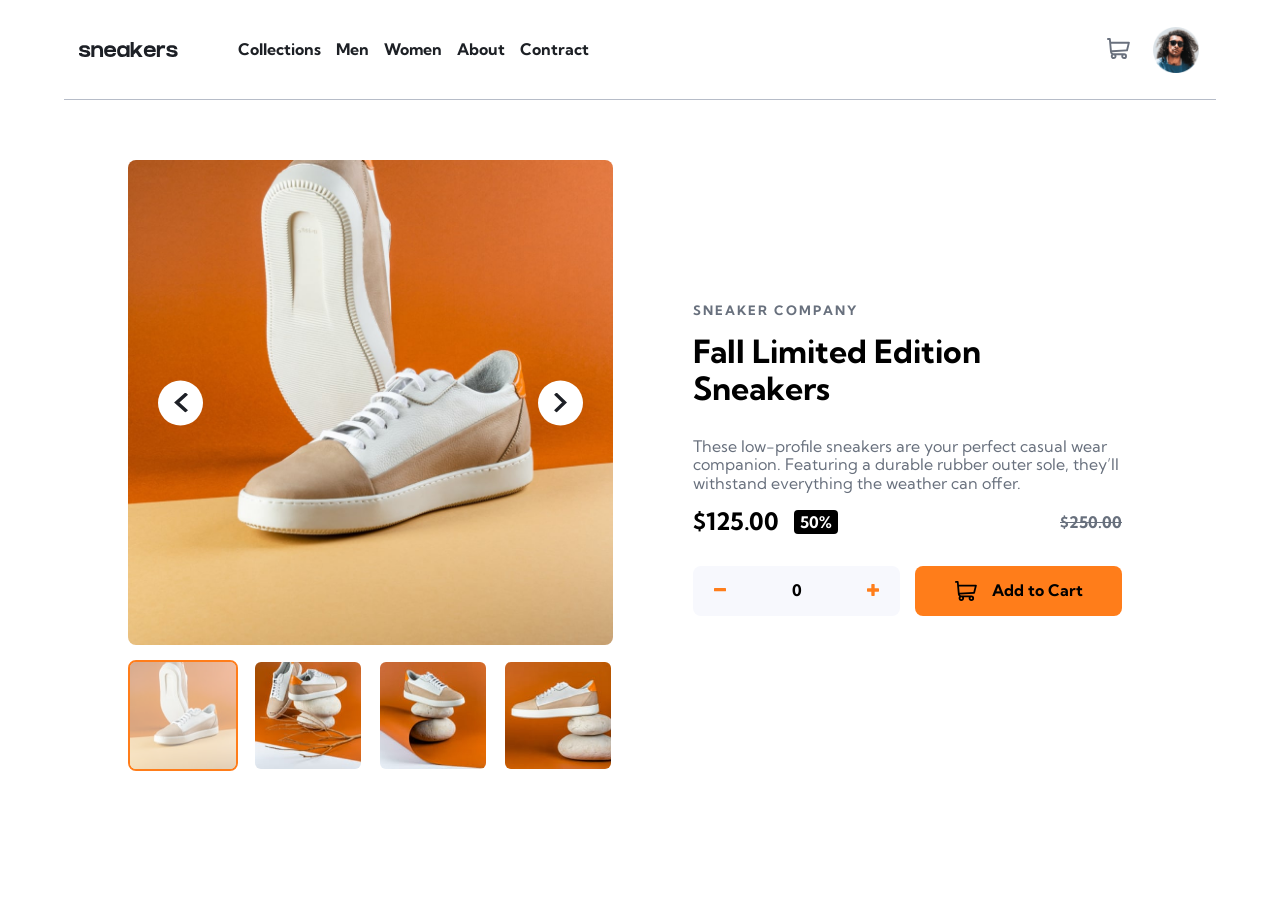
<file: index.html>
<!doctype html>
<html lang="en">
  <head>
    <meta charset="UTF-8" />
    <meta name="viewport" content="width=device-width, initial-scale=1.0" />
    <!-- displays site properly based on user's device -->

    <link rel="icon" type="image/png" sizes="32x32" href="./images/favicon-32x32.png" />
    <link rel="stylesheet" href="/style.css" />
    <script defer src="/main.js"></script>
    <title>Frontend Mentor | E-commerce product page</title>

    <!-- Feel free to remove these styles or customise in your own stylesheet 👍 -->
    <style>
      .attribution {
        font-size: 11px;
        text-align: center;
      }
      .attribution a {
        color: hsl(228, 45%, 44%);
      }
    </style>
  </head>
  <body>
    <div class="overlay"></div>
    <div class="lightbox">
      <div class="wrapper">
        <button class="lightbox-close"><img src="/images/icon-close.svg" alt="close icon" /></button>
        <div class="product-showcase">
          <div class="product-swiper">
            <div class="swiper-wrapper">
              <div class="slider-item"><img src="/images/image-product-1.jpg" alt="" /></div>
              <div class="slider-item"><img src="/images/image-product-2.jpg" alt="" /></div>
              <div class="slider-item"><img src="/images/image-product-3.jpg" alt="" /></div>
              <div class="slider-item"><img src="/images/image-product-4.jpg" alt="" /></div>
            </div>
            <div class="swiper swiper-left"><img src="/images/icon-previous.svg" alt="previous icon" /></div>
            <div class="swiper swiper-right"><img src="/images/icon-next.svg" alt="next icon" /></div>
          </div>
          <div class="product-gallery desktop-component">
            <ul class="gallery-img">
              <li><img src="/images/image-product-1-thumbnail.jpg" alt="" /></li>
              <li><img src="/images/image-product-2-thumbnail.jpg" alt="" /></li>
              <li><img src="/images/image-product-3-thumbnail.jpg" alt="" /></li>
              <li><img src="/images/image-product-4-thumbnail.jpg" alt="" /></li>
            </ul>
          </div>
        </div>
      </div>
    </div>
    <header>
      <nav aria-label="upper navigation bar">
        <button class="mobile-menu" aria-expanded="false" aria-controls="gnb-menu">
          <img src="/images/icon-menu.svg" alt="mobile menu icon" />
        </button>
        <div class="logo">
          <a href="#"><img src="/images/logo.svg" alt="logo" /></a>
        </div>
        <ul id="gnb-menu" class="gnb-menu">
          <li class="menu-item"><a href="">Collections</a></li>
          <li class="menu-item"><a href="">Men</a></li>
          <li class="menu-item"><a href="">Women</a></li>
          <li class="menu-item"><a href="">About</a></li>
          <li class="menu-item"><a href="">Contract</a></li>
        </ul>
        <div class="user-area">
          <div class="user-cart">
            <button type="button" class="nav-add-cart" aria-expanded="false" aria-controls="cart-popup">
              <img src="/images/icon-cart.svg" alt="my cart icon" />
            </button>
            <div id="cart-popup" class="cart-popup">
              <div class="popup-upper"><span>Cart</span></div>
              <div class="cart-empty" aria-hidden="false"><span class="empty">Your Cart is Empty</span></div>
              <div class="popup-main" aria-hidden="true">
                <div class="cart-item-thumnail">
                  <img src="/images/image-product-1-thumbnail.jpg" alt="in cart item thumbnail" />
                </div>
                <div class="cart-item-detail">
                  <span class="item-name"></span>
                  <span class="item-total" data-final-price="final-price" data-product-quantity="quantity"></span>
                </div>
                <button type="button" class="discard-item">
                  <img src="/images/icon-delete.svg" alt="item delete icon" />
                </button>
              </div>
              <button type="submit" class="checkout">Checkout</button>
            </div>
          </div>
          <div class="user-profile">
            <a href="#"><img src="/images/image-avatar.png" alt="user profile image" /></a>
          </div>
        </div>
      </nav>
    </header>
    <main id="product-page" class="product-page">
      <div class="container">
        <div class="product-showcase">
          <div class="product-swiper">
            <div class="swiper-wrapper">
              <div class="slider-item"><img src="/images/image-product-1.jpg" alt="" /></div>
              <div class="slider-item"><img src="/images/image-product-2.jpg" alt="" /></div>
              <div class="slider-item"><img src="/images/image-product-3.jpg" alt="" /></div>
              <div class="slider-item"><img src="/images/image-product-4.jpg" alt="" /></div>
            </div>
            <div class="swiper swiper-left"><img src="/images/icon-previous.svg" alt="previous icon" /></div>
            <div class="swiper swiper-right"><img src="/images/icon-next.svg" alt="next icon" /></div>
          </div>
          <div class="product-gallery desktop-component">
            <ul class="gallery-img">
              <li><img src="/images/image-product-1-thumbnail.jpg" alt="" /></li>
              <li><img src="/images/image-product-2-thumbnail.jpg" alt="" /></li>
              <li><img src="/images/image-product-3-thumbnail.jpg" alt="" /></li>
              <li><img src="/images/image-product-4-thumbnail.jpg" alt="" /></li>
            </ul>
          </div>
        </div>
        <div class="content-wrapper">
          <div class="product-content">
            <span class="product-brand">SNEAKER COMPANY</span>
            <h1 class="product-title" data-product-name="Fall Limited Edition Sneakers">Fall Limited Edition Sneakers</h1>
            <p class="product-desciption">
              These low-profile sneakers are your perfect casual wear companion. Featuring a durable rubber outer sole,
              they’ll withstand everything the weather can offer.
            </p>
          </div>
          <div class="wrapper" style="width: 100%">
            <div class="product-price">
              <h2 class="product-final-price" id="final-price" data-final-price="125.00">$125.00</h2>
              <div class="product-discount" data-product-discount="0.50"><span>50%</span></div>
              <span class="product-original-price" data-product-original-price="125.00">$250.00</span>
            </div>
            <div class="product-purchase">
              <div class="product-quantity">
                <button type="button" class="subtract"><img src="/images/icon-minus.svg" alt="" /></button>
                <span id="quantity" class="quantity">0</span>
                <button type="button" class="add"><img src="/images/icon-plus.svg" alt="" /></button>
              </div>
              <button class="add-cart"><img src="/images/icon-cart.svg" alt="" />Add to Cart</button>
            </div>
          </div>
        </div>
      </div>
    </main>
  </body>
</html>
</file>
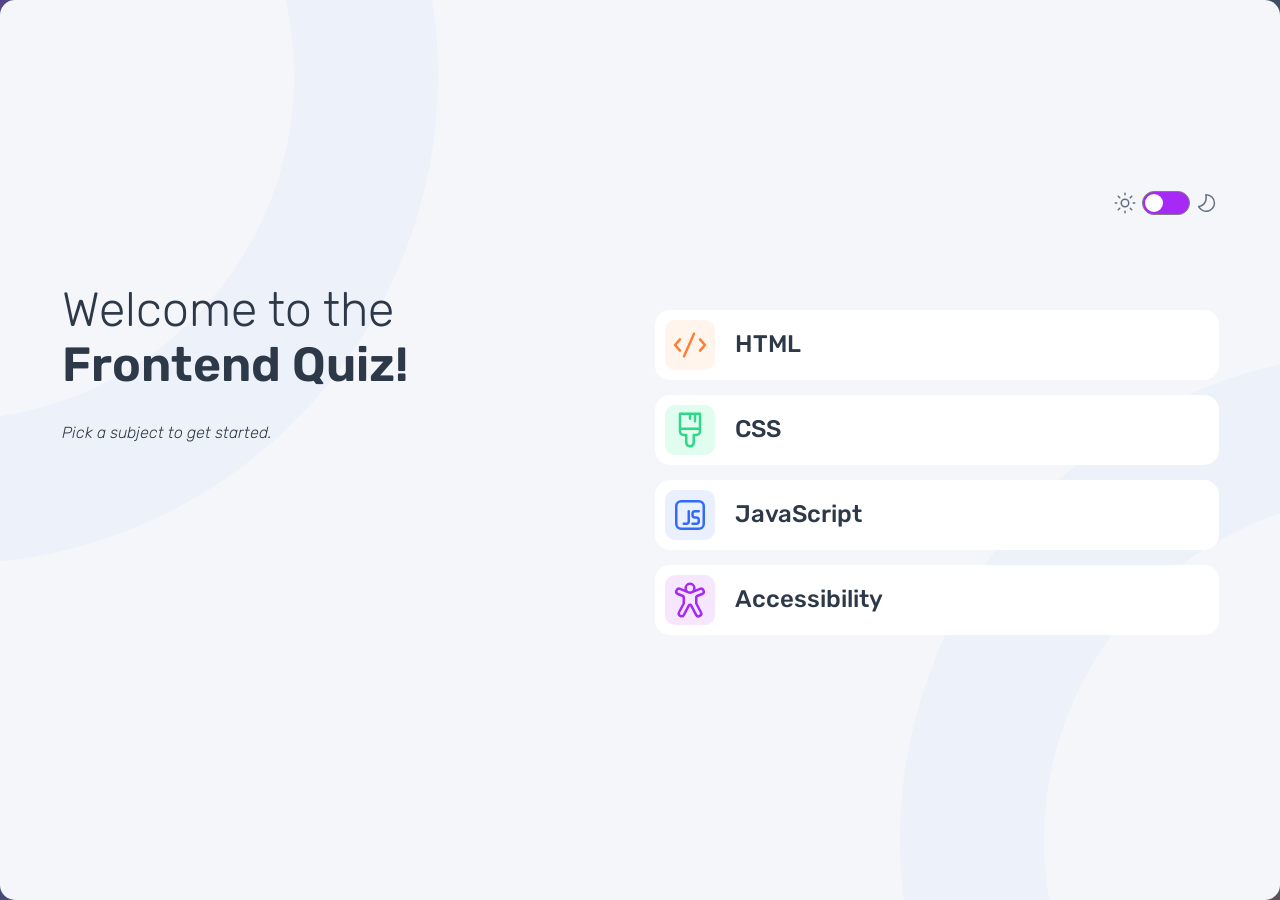
<file: starter-code/index.html>
<!DOCTYPE html>
<html lang="en">
  <head>
    <meta charset="UTF-8" />
    <meta name="viewport" content="width=device-width, initial-scale=1.0" />

    <link
      rel="icon"
      type="image/png"
      sizes="32x32"
      href="./assets/images/favicon-32x32.png"
    />
    <link rel="stylesheet" href="./normalizer.css" />
    <link rel="stylesheet" href="./style.css" />
    <script defer src="./app.js"></script>

    <title>Frontend Mentor | Frontend quiz app</title>
  </head>
  <body>
    <section class="quiz-app">
      <div class="container">
        <div class="upper-area">
          <div class="selected-subject"></div>
          <div class="theme-toggle">
            <img
              class="icon-sun"
              src="./assets/images/icon-sun-dark.svg"
              alt=""
            />
            <label for="mode-switch">
              <input type="checkbox" name="mode-switch" id="mode-switch" />
            </label>
            <img
              class="icon-moon"
              src="./assets/images/icon-moon-dark.svg"
              alt=""
            />
          </div>
        </div>
        <div class="content">
          <div class="text-area">
            <h1 class="app-title">
              <span>Welcome to the</span><br /><strong>Frontend Quiz!</strong>
            </h1>
            <p class="app-text">Pick a subject to get started.</p>
            <div class="progression-bar"></div>
          </div>
          <div class="answer-area">
            <ul class="answer-list"></ul>
            <button class="submit" type="submit"></button>
          </div>
        </div>
      </div>
    </section>
  </body>
</html>
</file>
<file: starter-code/style.css>
@charset "UTF-8";
@font-face {
  font-family: "Rubik-Variable";
  src: url(./assets/fonts/Rubik-VariableFont_wght.ttf);
  font-style: normal;
}
@font-face {
  font-family: "Rubik-Variable";
  src: url(./assets/fonts/Rubik-Italic-VariableFont_wght.ttf);
  font-style: italic;
}
/*Colors*/
*,
*::before,
*::after {
  box-sizing: border-box;
}

body {
  font-family: "Rubik-Variable";
  font-size: 16px;
  /* 1. 베이스 배경색 (기존 색상에서 어두운 톤을 선택) */
  background-color: #3b4d66;
  /* 2. Multiple Radial Gradients 적용 */
  background-image: radial-gradient(circle at 10% 20%, rgba(167, 41, 245, 0.3) 0%, rgba(167, 41, 245, 0) 70%), radial-gradient(circle at 90% 80%, rgba(204, 94, 30, 0.3) 0%, rgba(255, 126, 53, 0) 60%), radial-gradient(circle at 30% 90%, rgba(68, 93, 129, 0.3) 0%, rgba(59, 77, 102, 0) 50%);
  /* 3. 배경 이미지 반복 방지 및 고정 */
  background-repeat: no-repeat;
  background-attachment: fixed; /* 스크롤해도 버블 위치 고정 */
}

body.theme-dark {
  background-color: #1a1f26;
  background-image: radial-gradient(circle at 15% 15%, rgba(167, 41, 245, 0.08) 0%, rgba(167, 41, 245, 0) 60%), radial-gradient(circle at 85% 80%, rgba(255, 126, 53, 0.05) 0%, rgba(255, 126, 53, 0) 50%), radial-gradient(circle at 50% 90%, rgba(59, 77, 102, 0.1) 0%, rgba(59, 77, 102, 0) 70%);
  background-repeat: no-repeat;
  background-attachment: fixed;
}

ul,
ol,
li {
  list-style-type: none;
  padding: 0;
}

a:link {
  text-decoration: none;
}

button {
  outline: none;
  border: none;
  cursor: pointer;
}

section.quiz-app {
  width: 100vw;
  height: 100vh;
  display: flex;
  justify-content: center;
  align-items: center;
}

.container {
  display: flex;
  flex-direction: column;
  width: 100vw;
  height: 100vh;
  max-width: 1440px;
  max-height: 960px;
  padding: 30px;
  justify-content: center;
  align-items: center;
  background-image: url(./assets/images/pattern-background-desktop-light.svg);
  background-color: #f4f6fa;
  border-radius: 15px;
  color: #2d3949;
  transition: 0.3s;
}
@media screen and (max-width: 1200px) {
  .container {
    width: 80vw;
    height: 80vh;
  }
}
@media screen and (max-width: 768px) {
  .container {
    width: 100vw;
    height: 100vh;
    border-radius: 0;
  }
}
@media screen and (max-width: 376px) {
  .container {
    padding: 10px;
  }
}

.container.theme-dark {
  background-image: url(./assets/images/pattern-background-desktop-dark.svg);
  background-color: #313e51;
  color: #f4f6fa;
}

.upper-area {
  display: flex;
  width: 1157px;
  margin-bottom: 30px;
  justify-content: space-between;
  align-items: center;
}
@media screen and (max-width: 1200px) {
  .upper-area {
    width: 100%;
  }
}

.selected-subject {
  display: flex;
  justify-content: center;
  align-items: center;
  font-size: 22px;
  font-weight: 500;
}

.selected-subject img {
  width: 50px;
  height: 50px;
  margin-right: 15px;
  border-radius: 15px;
  background-color: var(--icon-bg);
}

.theme-toggle {
  display: flex;
  align-items: center;
  gap: 5px;
}

input[type=checkbox] {
  -webkit-appearance: none;
     -moz-appearance: none;
          appearance: none;
  position: relative;
  width: 48px;
  height: 24px;
  margin-top: 5px;
  border: 1px solid grey;
  border-radius: 12px;
  background-color: #a729f5;
  transition: 0.2s;
}

input[type=checkbox]:checked {
  background-color: #2d3949;
  transition: 0.2s;
}

input[type=checkbox]::after {
  content: "";
  left: 5%;
  top: 50%;
  transform: translateY(-50%);
  position: absolute;
  width: 18px;
  height: 18px;
  border-radius: 100%;
  background-color: white;
  transition: 0.2s;
}

input[type=checkbox]:checked::after {
  left: 95%;
  transform: translate(-100%, -50%);
}

input[type=checkbox]:disabled::after {
  left: 5%;
  transform: translateY(-50%);
}

.content {
  display: flex;
  width: 1157px;
  height: 464px;
  gap: 30px;
  justify-content: center;
  align-items: center;
}
@media screen and (max-width: 1200px) {
  .content {
    width: 100%;
    max-height: -moz-fit-content;
    max-height: fit-content;
  }
}
@media screen and (max-width: 768px) {
  .content {
    flex-direction: column;
    width: 100%;
    height: 100%;
  }
}
@media screen and (max-width: 376px) {
  .content {
    padding: 0;
  }
}

.text-area {
  position: relative;
  width: 50%;
  align-self: normal;
}
@media screen and (max-width: 768px) {
  .text-area {
    width: 100%;
  }
}
@media screen and (max-width: 376px) {
  .text-area {
    padding-right: 15px;
  }
}

.progression-bar {
  transition: 0.3s;
}

.progression-bar.active {
  position: absolute;
  bottom: 55px;
  width: 100%;
  height: 16px;
  background-color: white;
  border-radius: 10px;
}
@media screen and (max-width: 768px) {
  .progression-bar.active {
    left: -5px;
    bottom: 40px;
  }
}
@media screen and (max-width: 376px) {
  .progression-bar.active {
    left: -5px;
    bottom: 25px;
    margin-bottom: 15px;
  }
}

.progression-bar.active.theme-dark {
  background-color: #3b4d66;
}

.progression-bar.active::before {
  content: "";
  position: absolute;
  left: 3px;
  top: 3px;
  display: block;
  width: var(--progress, 0%);
  height: 10px;
  background-color: #a729f5;
  border-radius: 10px;
  transition: width 0.2s ease;
}

.app-title {
  font-size: 48px;
  text-align: left;
}
@media screen and (max-width: 768px) {
  .app-title {
    font-size: 40px;
  }
}
@media screen and (max-width: 376px) {
  .app-title {
    font-size: 32px;
  }
}

.app-title span {
  font-weight: 300;
}

.app-title strong {
  font-weight: 600;
}

.app-text {
  font-style: italic;
  font-weight: 100;
}

.answer-area {
  width: 50%;
}
@media screen and (max-width: 768px) {
  .answer-area {
    width: 100%;
  }
}

.answer-list > li {
  display: flex;
  width: 100%;
  height: 70px;
  align-items: center;
  padding: 10px;
  margin-bottom: 15px;
  border-radius: 15px;
  background-color: white;
  cursor: pointer;
  overflow: hidden;
}
.answer-list > li:nth-of-type(1) > img {
  background-color: #fff5ed;
}
.answer-list > li:nth-of-type(2) > img {
  background-color: #e0fdef;
}
.answer-list > li:nth-of-type(3) > img {
  background-color: #ebf0ff;
}
.answer-list > li:nth-of-type(4) > img {
  background-color: #f6e7ff;
}

.answer-list.theme-dark > li {
  background-color: #3b4d66;
}

.answer-list > li:hover {
  box-shadow: inset 0 0 0 3px purple;
}

.answer-list > li > img {
  display: block;
  padding: 5px;
  border-radius: 10px;
}

.answer-list > li > span {
  margin-left: 20px;
  font-size: 24px;
  font-weight: 500;
}

.answer-order {
  display: flex;
  width: 50px;
  height: 50px;
  border-radius: 10px;
  background-color: #f4f6fa;
  justify-content: center;
  align-items: center;
}

.answer-order > span {
  font-size: 22px;
  font-weight: 500;
  color: #313e51;
}

.answer-list > li.clicked {
  box-shadow: inset 0 0 0 3px #a729f5;
}

.answer-list > li.clicked > .answer-order {
  background-color: #a729f5;
}

.answer-list > li.clicked > .answer-order > span {
  color: #f4f6fa;
}

.answer-list > li.clicked:hover {
  box-shadow: inset 0 0 0 3px #a729f5;
}

.answer-list > li.clicked.correct {
  box-shadow: inset 0 0 0 3px #2fd887;
}

.answer-list > li.clicked.correct > .answer-order {
  background-color: #2fd887;
}

.answer-list > li.clicked.correct > .status-icon {
  margin-left: auto;
  background-color: white;
  transition: 0.3s;
}

.answer-list > li.clicked.correct > .status-icon.theme-dark {
  background-color: #3b4d66;
}

.answer-list > li.incorrect {
  box-shadow: inset 0 0 0 3px #ee5454;
}

.answer-list > li.incorrect > .answer-order {
  background-color: #ee5454;
}

.answer-list > li.incorrect > .answer-order > span {
  color: #f4f6fa;
}

.answer-list > li.incorrect > .status-icon {
  margin-left: auto;
  background-color: white;
}

.answer-list > li.incorrect > .status-icon.theme-dark {
  background-color: #3b4d66;
}

.answer-list > .error-msg {
  display: flex;
  width: 100%;
  margin-top: 15px;
  justify-content: center;
  align-items: center;
  color: #ee5454;
}

.error-msg img {
  margin-right: 10px;
}

button[type=submit] {
  opacity: 0;
  transition: 0.5s;
}

button[type=submit].active {
  width: 100%;
  height: 70px;
  border-radius: 15px;
  background-color: #a729f5;
  font-size: 24px;
  color: white;
  opacity: 1;
}

.ending-screen {
  display: flex;
  flex-direction: column;
  gap: 30px;
  width: 100%;
  margin-bottom: 30px;
  padding: 30px;
  border-radius: 15px;
  text-align: center;
  background-color: white;
}

.ending-screen.theme-dark {
  background-color: #2d3949;
}

.ending-screen > strong {
  font-size: 160px;
  font-weight: 500;
}/*# sourceMappingURL=style.css.map */
</file>
<file: style.css>
@import url(/normalizer.css);
@import url("https://fonts.googleapis.com/css2?family=Kumbh+Sans:wght,YOPQ@100..900,300&display=swap");
:root {
  --cart-quantity: ;
}

button {
  cursor: pointer;
}

body {
  font-family: "Kumbh Sans";
  font-size: 16px;
  padding-top: 60px;
}
@media screen and (min-width: 1024px) {
  body {
    padding-top: 0;
  }
}

header {
  position: fixed;
  display: flex;
  left: 0;
  top: 0;
  width: 100%;
  height: 60px;
  justify-content: center;
  z-index: 4;
}
@media screen and (min-width: 1024px) {
  header {
    position: static;
    height: 100px;
    margin-bottom: 60px;
  }
}

header > nav {
  display: flex;
  width: 100%;
  height: 100%;
  padding: 0 15px;
  gap: 15px;
  align-items: center;
  overflow: hidden;
  background-color: white;
}
@media screen and (min-width: 768px) {
  header > nav {
    gap: 30px;
  }
}
@media screen and (min-width: 1024px) {
  header > nav {
    width: 90%;
    max-width: 1440px;
    gap: 60px;
    border-bottom: 1px solid hsl(220, 14%, 75%);
  }
}

.overlay {
  position: fixed;
  left: 0;
  top: 0;
  width: 100%;
  height: 100vh;
  visibility: hidden;
  transition: 0.5s ease-in-out;
  z-index: 1;
}
.overlay.active {
  visibility: visible;
  background-color: rgba(0, 0, 0, 0.2);
  -webkit-backdrop-filter: blur(5px);
          backdrop-filter: blur(5px);
}
@media screen and (min-width: 768px) {
  .overlay {
    display: none;
  }
}

.lightbox {
  position: fixed;
  display: none;
  width: 100%;
  height: 100vh;
  justify-content: center;
  align-items: center;
  background-color: rgba(0, 0, 0, 0.2);
  -webkit-backdrop-filter: blur(5px);
          backdrop-filter: blur(5px);
  z-index: 5;
}
.lightbox.active {
  display: flex;
}
.lightbox .lightbox-close {
  display: block;
  margin-left: auto;
  margin-bottom: 15px;
  border: none;
  background-color: transparent;
  filter: brightness(0) saturate(100%) invert(0%) sepia(2%) saturate(2%) hue-rotate(46deg) brightness(96%) contrast(100%);
  transition: filter 0.3s;
}
.lightbox .lightbox-close:hover {
  filter: brightness(0) saturate(100%) invert(49%) sepia(100%) saturate(944%) hue-rotate(347deg) brightness(100%) contrast(102%);
}
.lightbox .product-showcase {
  width: 500px;
  height: 100%;
}

.mobile-menu {
  border: none;
  background-color: transparent;
  z-index: 10;
}
.mobile-menu img {
  display: block;
  width: 100%;
}
@media screen and (min-width: 768px) {
  .mobile-menu {
    display: none;
  }
}

.logo {
  margin-left: 40px;
}
.logo img {
  width: 100%;
  display: block;
}
@media screen and (min-width: 768px) {
  .logo {
    margin-left: 15px;
  }
}
@media screen and (min-width: 1024px) {
  .logo {
    margin-left: 0;
  }
}

.gnb-menu {
  position: fixed;
  left: 0;
  top: 0;
  width: 65%;
  height: 100vh;
  padding: 70px 25px;
  transform: translateX(-100%);
  visibility: hidden;
  background-color: white;
  z-index: 5;
  transition: 0.5s ease-in-out;
}
.gnb-menu.expand {
  visibility: visible;
  transform: translateX(0);
}
.gnb-menu .menu-item {
  margin-bottom: 30px;
  font-weight: 700;
  cursor: pointer;
}
@media screen and (min-width: 768px) {
  .gnb-menu {
    position: static;
    display: flex;
    width: 100%;
    height: 100%;
    padding: 0;
    align-items: center;
    gap: 15px;
    background: none;
    transform: none;
    visibility: visible;
  }
  .gnb-menu .menu-item {
    margin-bottom: 0;
    color: hsl(220, 13%, 13%);
  }
}
@media screen and (min-width: 1024px) {
  .gnb-menu {
    align-items: stretch;
    z-index: 0;
  }
  .gnb-menu .menu-item {
    position: relative;
    display: flex;
    align-items: center;
    z-index: 1;
  }
  .gnb-menu .menu-item::after {
    position: absolute;
    content: "";
    display: block;
    left: 0;
    bottom: 0px;
    width: 100%;
    height: 3px;
    background-color: transparent;
    transition: background-color 0.3s;
  }
  .gnb-menu .menu-item:hover::after {
    background-color: hsl(26, 100%, 55%);
  }
}

.user-area {
  display: flex;
  margin-left: auto;
  gap: 15px;
  align-items: center;
}
@media screen and (min-width: 768px) {
  .user-area {
    width: 125px;
  }
}

.user-cart .nav-add-cart {
  position: relative;
  border: none;
  background-color: transparent;
}
@media screen and (min-width: 1024px) {
  .user-cart .nav-add-cart {
    width: 35px;
    height: 35px;
  }
}
.user-cart .nav-add-cart img {
  display: block;
  width: 100%;
}
.user-cart .nav-add-cart.has-item::after {
  content: var(--cart-quantity, "default");
  position: absolute;
  right: 0;
  top: -5px;
  display: block;
  width: 15px;
  height: 15px;
  border-radius: 100%;
  background-color: hsl(26, 100%, 55%);
  font-size: 10px;
  line-height: 15px;
  color: white;
}
.user-cart .nav-add-cart::after {
  display: none;
}
.user-cart .cart-popup {
  position: fixed;
  display: flex;
  left: 30px;
  top: 70px;
  width: 90vw;
  max-height: 0;
  padding: 15px;
  flex-direction: column;
  transform: translateY(-200px);
  background-color: white;
  border-radius: 10px;
  box-shadow: 0 5px 15px 3px rgba(0, 0, 0, 0.2);
  opacity: 0;
  visibility: hidden;
  transition: max-height 0.2s, 0.5s ease-in-out;
  z-index: 1;
}
@media screen and (min-width: 768px) {
  .user-cart .cart-popup {
    left: auto;
    right: 30px;
    width: 400px;
    transform: translate(-15px, -200px);
  }
}
@media screen and (min-width: 1024px) {
  .user-cart .cart-popup {
    position: absolute;
    transform: translate(-80px, -200px);
  }
}
@media screen and (min-width: 1440px) {
  .user-cart .cart-popup {
    transform: translate(-100px, -200px);
  }
}
.user-cart .cart-popup .popup-upper {
  padding-bottom: 20px;
  font-weight: 700;
  border-bottom: 1px solid hsl(220, 14%, 75%);
}
.user-cart .cart-popup.active {
  max-height: 500px;
  transform: translateY(0);
  opacity: 1;
  visibility: visible;
}
@media screen and (min-width: 768px) {
  .user-cart .cart-popup.active {
    transform: translate(-15px, -10px);
  }
}
@media screen and (min-width: 1024px) {
  .user-cart .cart-popup.active {
    transform: translate(-80px, 30px);
  }
}
@media screen and (min-width: 1440px) {
  .user-cart .cart-popup.active {
    transform: translate(-100px, 30px);
  }
}
.user-cart .cart-popup.has-item .cart-empty {
  display: none;
}
.user-cart .cart-popup.has-item .popup-main {
  display: flex;
}
.user-cart .cart-popup .cart-empty {
  display: flex;
  width: 100%;
  min-height: 100px;
  align-items: center;
}
.user-cart .cart-popup .cart-empty .empty {
  display: block;
  margin: 0 auto;
  color: hsl(219, 9%, 45%);
  font-weight: 700;
}
.user-cart .cart-popup .popup-main {
  display: none;
  width: 100%;
  margin: 20px 0;
  align-items: center;
  gap: 15px;
  color: hsl(219, 9%, 45%);
}
.user-cart .cart-popup .popup-main .cart-item-thumnail {
  width: 50px;
  height: 50px;
}
.user-cart .cart-popup .popup-main .cart-item-thumnail > img {
  display: block;
  width: 100%;
  border-radius: 4px;
}
.user-cart .cart-popup .popup-main .cart-item-detail span {
  display: block;
}
.user-cart .cart-popup .popup-main .cart-item-detail strong {
  color: black;
}
.user-cart .cart-popup .popup-main .discard-item {
  margin-left: auto;
  border: 0;
  background-color: transparent;
}
.user-cart .checkout {
  width: 100%;
  height: 50px;
  border: 0;
  border-radius: 8px;
  background-color: hsl(26, 100%, 55%);
  font-weight: 700;
  transition: background-color 0.3s;
}
.user-cart .checkout:hover {
  background-color: orangered;
}

.user-profile {
  width: 30px;
  height: 30px;
  border: 2px solid;
  border-color: transparent;
  border-radius: 100%;
  transition: border-color 0.3s;
}
.user-profile a > img {
  display: block;
  width: 100%;
}
@media screen and (min-width: 1024px) {
  .user-profile {
    width: 50px;
    height: 50px;
  }
}
.user-profile:hover {
  border-color: hsl(26, 100%, 55%);
}

#product-page {
  display: flex;
  justify-content: center;
}

#product-page .container {
  display: flex;
  width: 100%;
  justify-content: center;
  flex-direction: column;
}
@media screen and (min-width: 768px) {
  #product-page .container {
    flex-direction: row;
  }
}
@media screen and (min-width: 1024px) {
  #product-page .container {
    width: 80%;
    max-width: 1200px;
    gap: 50px;
  }
}

@media screen and (min-width: 768px) {
  .product-showcase {
    width: 50%;
  }
}
@media screen and (min-width: 1024px) {
  .product-showcase {
    display: flex;
    gap: 15px;
    flex-direction: column;
  }
}

.product-swiper {
  position: relative;
  display: flex;
  width: 100%;
  overflow: hidden;
}
@media screen and (min-width: 1024px) {
  .product-swiper {
    border-radius: 8px;
  }
}
.product-swiper .swiper-wrapper {
  display: flex;
  width: 100%;
  transform: translateX(0px);
  transition: 0.3s ease-in-out;
}
.product-swiper .swiper-wrapper .slider-item {
  width: 100%;
  height: 100%;
  flex-shrink: 0;
}
.product-swiper .swiper-wrapper .slider-item > img {
  display: block;
  width: 100%;
}
.product-swiper .swiper {
  position: absolute;
  display: flex;
  width: 45px;
  height: 45px;
  align-items: center;
  justify-content: center;
  border-radius: 100%;
  background-color: white;
  cursor: pointer;
}
.product-swiper .swiper > img {
  width: 15px;
  height: 20px;
  display: block;
}
.product-swiper .swiper-left {
  left: 30px;
  top: 50%;
  transform: translateY(-50%);
}
.product-swiper .swiper-right {
  right: 30px;
  top: 50%;
  transform: translateY(-50%);
}

.product-gallery {
  width: 100%;
  overflow: hidden;
}

.gallery-img {
  display: none;
}
@media screen and (min-width: 1024px) {
  .gallery-img {
    display: flex;
    gap: 15px;
  }
}
.gallery-img li {
  position: relative;
  border-radius: 8px;
  overflow: hidden;
  transition: 0.3s;
  border: 2px solid;
  border-color: transparent;
  cursor: pointer;
}
.gallery-img li.active {
  border-color: hsl(26, 100%, 55%);
}
.gallery-img li.active::after {
  opacity: 0.5;
}
.gallery-img li::after {
  content: "";
  position: absolute;
  left: 0;
  top: 0;
  width: 100%;
  height: 100%;
  background-color: white;
  opacity: 0;
  transition: 0.3s;
}
.gallery-img img {
  display: block;
  width: 100%;
  height: 100%;
}

.content-wrapper {
  padding: 30px;
}
@media screen and (min-width: 768px) {
  .content-wrapper {
    display: flex;
    flex-direction: column;
    justify-content: space-between;
    width: 50%;
    padding: 0 30px;
  }
}
@media screen and (min-width: 1024px) {
  .content-wrapper {
    align-items: center;
    justify-content: center;
  }
}

.product-content .product-brand {
  letter-spacing: 2px;
  font-size: 13px;
  font-weight: 700;
  color: hsl(219, 9%, 45%);
}
.product-content .product-title {
  margin: 15px 0 30px;
}
.product-content .product-desciption {
  color: hsl(219, 9%, 45%);
}

.product-price {
  display: flex;
  margin-bottom: 30px;
  align-items: center;
  gap: 15px;
  font-weight: 700;
}
.product-price .product-discount {
  padding: 3px 6px;
  border-radius: 4px;
  background-color: black;
  text-align: center;
  color: white;
}
.product-price .product-original-price {
  margin-left: auto;
  text-decoration: line-through;
  color: hsl(219, 9%, 45%);
}

@media screen and (min-width: 1024px) {
  .product-purchase {
    display: flex;
    gap: 15px;
  }
}

.product-quantity {
  width: 100%;
  height: 50px;
  padding: 0 30px;
  margin-bottom: 15px;
  display: flex;
  align-items: center;
  justify-content: space-between;
  border-radius: 8px;
  background-color: hsl(223, 64%, 98%);
  font-weight: 700;
}
.product-quantity button {
  border: none;
  background-color: transparent;
}
.product-quantity button.subtract {
  margin-bottom: 8px;
}
@media screen and (min-width: 1024px) {
  .product-quantity {
    padding: 0 15px;
  }
}

button.add-cart {
  width: 100%;
  height: 50px;
  padding: 0 30px;
  border: 0;
  border-radius: 8px;
  background-color: hsl(26, 100%, 55%);
  font-weight: 700;
  transition: background-color 0.3s;
}
button.add-cart img {
  margin-right: 15px;
  vertical-align: top;
  background-color: transparent;
  filter: brightness(0) saturate(100%) invert(0%) sepia(2%) saturate(2%) hue-rotate(46deg) brightness(96%) contrast(100%);
}
@media screen and (min-width: 1024px) {
  button.add-cart {
    padding: 0 15px;
  }
}
button.add-cart:hover {
  background-color: orangered;
}/*# sourceMappingURL=style.css.map */
</file>
<file: starter-code/normalizer.css>
/*! normalize.css v8.0.1 | MIT License | github.com/necolas/normalize.css */

/* Document
   ========================================================================== */

/**
 * 1. Correct the line height in all browsers.
 * 2. Prevent adjustments of font size after orientation changes in iOS.
 */

html {
  line-height: 1.15; /* 1 */
  -webkit-text-size-adjust: 100%; /* 2 */
}

/* Sections
   ========================================================================== */

/**
 * Remove the margin in all browsers.
 */

body {
  margin: 0;
}

/**
 * Render the `main` element consistently in IE.
 */

main {
  display: block;
}

/**
 * Correct the font size and margin on `h1` elements within `section` and
 * `article` contexts in Chrome, Firefox, and Safari.
 */

h1 {
  font-size: 2em;
  margin: 0.67em 0;
}

/* Grouping content
   ========================================================================== */

/**
 * 1. Add the correct box sizing in Firefox.
 * 2. Show the overflow in Edge and IE.
 */

hr {
  box-sizing: content-box; /* 1 */
  height: 0; /* 1 */
  overflow: visible; /* 2 */
}

/**
 * 1. Correct the inheritance and scaling of font size in all browsers.
 * 2. Correct the odd `em` font sizing in all browsers.
 */

pre {
  font-family: monospace, monospace; /* 1 */
  font-size: 1em; /* 2 */
}

/* Text-level semantics
   ========================================================================== */

/**
 * Remove the gray background on active links in IE 10.
 */

a {
  background-color: transparent;
}

/**
 * 1. Remove the bottom border in Chrome 57-
 * 2. Add the correct text decoration in Chrome, Edge, IE, Opera, and Safari.
 */

abbr[title] {
  border-bottom: none; /* 1 */
  text-decoration: underline; /* 2 */
  text-decoration: underline dotted; /* 2 */
}

/**
 * Add the correct font weight in Chrome, Edge, and Safari.
 */

b,
strong {
  font-weight: bolder;
}

/**
 * 1. Correct the inheritance and scaling of font size in all browsers.
 * 2. Correct the odd `em` font sizing in all browsers.
 */

code,
kbd,
samp {
  font-family: monospace, monospace; /* 1 */
  font-size: 1em; /* 2 */
}

/**
 * Add the correct font size in all browsers.
 */

small {
  font-size: 80%;
}

/**
 * Prevent `sub` and `sup` elements from affecting the line height in
 * all browsers.
 */

sub,
sup {
  font-size: 75%;
  line-height: 0;
  position: relative;
  vertical-align: baseline;
}

sub {
  bottom: -0.25em;
}

sup {
  top: -0.5em;
}

/* Embedded content
   ========================================================================== */

/**
 * Remove the border on images inside links in IE 10.
 */

img {
  border-style: none;
}

/* Forms
   ========================================================================== */

/**
 * 1. Change the font styles in all browsers.
 * 2. Remove the margin in Firefox and Safari.
 */

button,
input,
optgroup,
select,
textarea {
  font-family: inherit; /* 1 */
  font-size: 100%; /* 1 */
  line-height: 1.15; /* 1 */
  margin: 0; /* 2 */
}

/**
 * Show the overflow in IE.
 * 1. Show the overflow in Edge.
 */

button,
input {
  /* 1 */
  overflow: visible;
}

/**
 * Remove the inheritance of text transform in Edge, Firefox, and IE.
 * 1. Remove the inheritance of text transform in Firefox.
 */

button,
select {
  /* 1 */
  text-transform: none;
}

/**
 * Correct the inability to style clickable types in iOS and Safari.
 */

button,
[type="button"],
[type="reset"],
[type="submit"] {
  -webkit-appearance: button;
}

/**
 * Remove the inner border and padding in Firefox.
 */

button::-moz-focus-inner,
[type="button"]::-moz-focus-inner,
[type="reset"]::-moz-focus-inner,
[type="submit"]::-moz-focus-inner {
  border-style: none;
  padding: 0;
}

/**
 * Restore the focus styles unset by the previous rule.
 */

button:-moz-focusring,
[type="button"]:-moz-focusring,
[type="reset"]:-moz-focusring,
[type="submit"]:-moz-focusring {
  outline: 1px dotted;
}

/**
 * Correct the padding in Firefox.
 */

fieldset {
  padding: 0.35em 0.75em 0.625em;
}

/**
 * 1. Correct the text wrapping in Edge and IE.
 * 2. Correct the color inheritance from `fieldset` elements in IE.
 * 3. Remove the padding so developers are not caught out when they zero out
 *    `fieldset` elements in all browsers.
 */

legend {
  box-sizing: border-box; /* 1 */
  color: inherit; /* 2 */
  display: table; /* 1 */
  max-width: 100%; /* 1 */
  padding: 0; /* 3 */
  white-space: normal; /* 1 */
}

/**
 * Add the correct vertical alignment in Chrome, Firefox, and Opera.
 */

progress {
  vertical-align: baseline;
}

/**
 * Remove the default vertical scrollbar in IE 10+.
 */

textarea {
  overflow: auto;
}

/**
 * 1. Add the correct box sizing in IE 10.
 * 2. Remove the padding in IE 10.
 */

[type="checkbox"],
[type="radio"] {
  box-sizing: border-box; /* 1 */
  padding: 0; /* 2 */
}

/**
 * Correct the cursor style of increment and decrement buttons in Chrome.
 */

[type="number"]::-webkit-inner-spin-button,
[type="number"]::-webkit-outer-spin-button {
  height: auto;
}

/**
 * 1. Correct the odd appearance in Chrome and Safari.
 * 2. Correct the outline style in Safari.
 */

[type="search"] {
  -webkit-appearance: textfield; /* 1 */
  outline-offset: -2px; /* 2 */
}

/**
 * Remove the inner padding in Chrome and Safari on macOS.
 */

[type="search"]::-webkit-search-decoration {
  -webkit-appearance: none;
}

/**
 * 1. Correct the inability to style clickable types in iOS and Safari.
 * 2. Change font properties to `inherit` in Safari.
 */

::-webkit-file-upload-button {
  -webkit-appearance: button; /* 1 */
  font: inherit; /* 2 */
}

/* Interactive
   ========================================================================== */

/*
 * Add the correct display in Edge, IE 10+, and Firefox.
 */

details {
  display: block;
}

/*
 * Add the correct display in all browsers.
 */

summary {
  display: list-item;
}

/* Misc
   ========================================================================== */

/**
 * Add the correct display in IE 10+.
 */

template {
  display: none;
}

/**
 * Add the correct display in IE 10.
 */

[hidden] {
  display: none;
}
</file>
